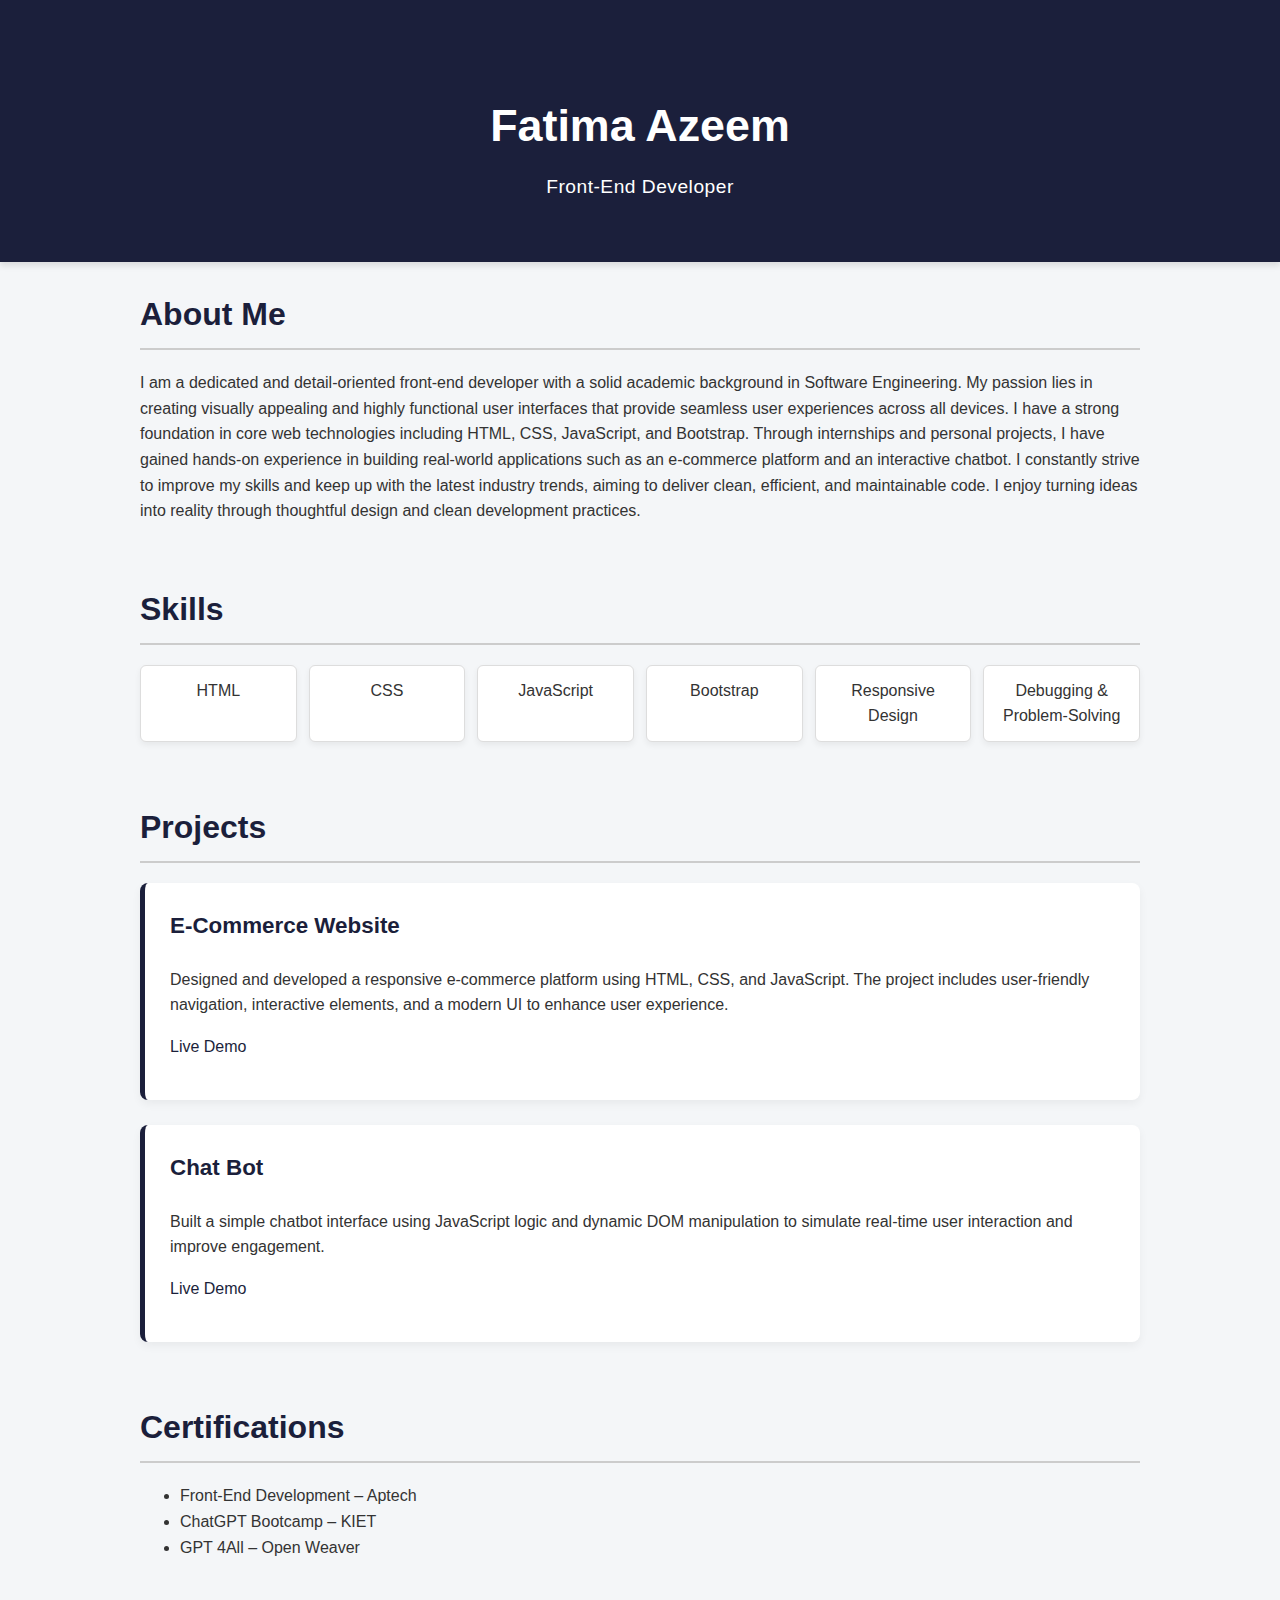
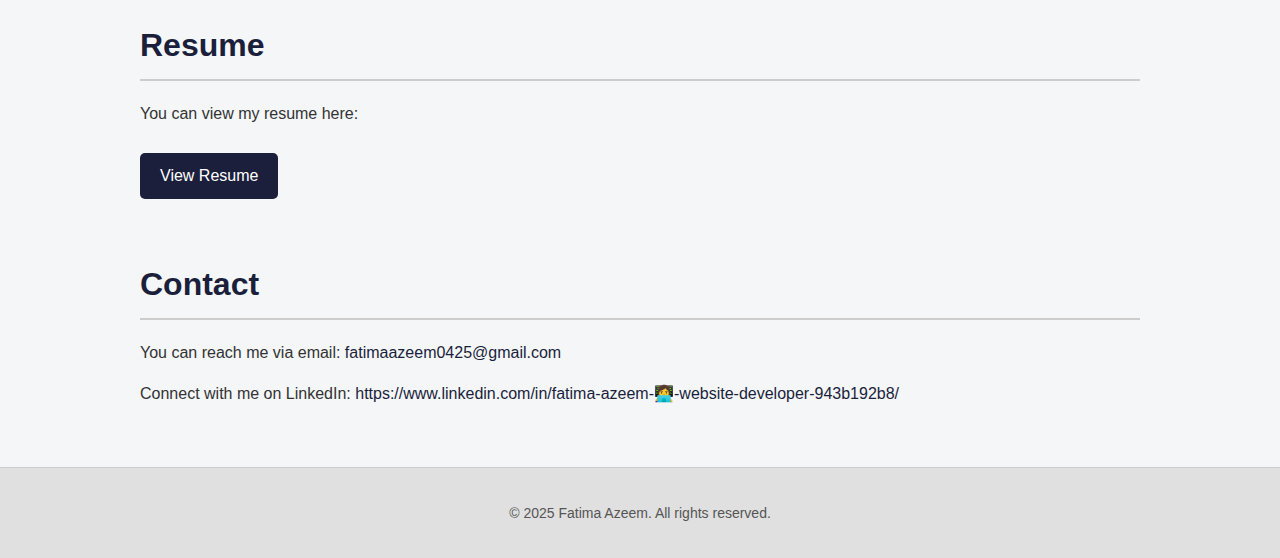
<file: index.html>
<!DOCTYPE html>
<html lang="en">
<head>
  <meta charset="UTF-8" />
  <meta name="viewport" content="width=device-width, initial-scale=1.0" />
  <title>Fatima Azeem | Portfolio</title>
  <link rel="stylesheet" href="style.css" />
</head>
<body>
  <header>
    <div class="container">
      <h1>Fatima Azeem</h1>
      <p>Front-End Developer</p>
    </div>
  </header>

  <main class="container">
    <section>
      <h2>About Me</h2>
      <p>I am a dedicated and detail-oriented front-end developer with a solid academic background in Software Engineering. My passion lies in creating visually appealing and highly functional user interfaces that provide seamless user experiences across all devices. I have a strong foundation in core web technologies including HTML, CSS, JavaScript, and Bootstrap. Through internships and personal projects, I have gained hands-on experience in building real-world applications such as an e-commerce platform and an interactive chatbot. I constantly strive to improve my skills and keep up with the latest industry trends, aiming to deliver clean, efficient, and maintainable code. I enjoy turning ideas into reality through thoughtful design and clean development practices.</p>
    </section>

    <section>
      <h2>Skills</h2>
      <ul class="skills-list">
        <li>HTML</li>
        <li>CSS</li>
        <li>JavaScript</li>
        <li>Bootstrap</li>
        <li>Responsive Design</li>
        <li>Debugging & Problem-Solving</li>
      </ul>
    </section>

    <section>
      <h2>Projects</h2>
      <div class="project">
        <h3>E-Commerce Website</h3>
        <p>Designed and developed a responsive e-commerce platform using HTML, CSS, and JavaScript. The project includes user-friendly navigation, interactive elements, and a modern UI to enhance user experience.</p>
        <p><a href="#" target="_blank">Live Demo</a></p>
      </div>
      <div class="project">
        <h3>Chat Bot</h3>
        <p>Built a simple chatbot interface using JavaScript logic and dynamic DOM manipulation to simulate real-time user interaction and improve engagement.</p>
        <p><a href="#" target="_blank">Live Demo</a></p>
      </div>
    </section>

    <section>
      <h2>Certifications</h2>
      <ul>
        <li>Front-End Development – Aptech</li>
        <li>ChatGPT Bootcamp – KIET</li>
        <li>GPT 4All – Open Weaver</li>
      </ul>
    </section>

    <section>
      <h2>Resume</h2>
      <p>You can view my resume here:</p>
      <a href="fatima_resume.html" class="btn">View Resume</a>
    </section>

    <section>
      <h2>Contact</h2>
      <p>You can reach me via email: <a class="contact-link" href="mailto:fatimaazeem0425@gmail.com">fatimaazeem0425@gmail.com</a></p>
      <p>Connect with me on LinkedIn: <a class="contact-link" href="https://www.linkedin.com/in/fatima-azeem-%F0%9F%91%A9%E2%80%8D%F0%9F%92%BB-website-developer-943b192b8/" target="_blank">https://www.linkedin.com/in/fatima-azeem-👩‍💻-website-developer-943b192b8/</a></p>
    </section>
  </main>

  <footer>
    <p>&copy; 2025 Fatima Azeem. All rights reserved.</p>
  </footer>
</body>
</html>
</file>
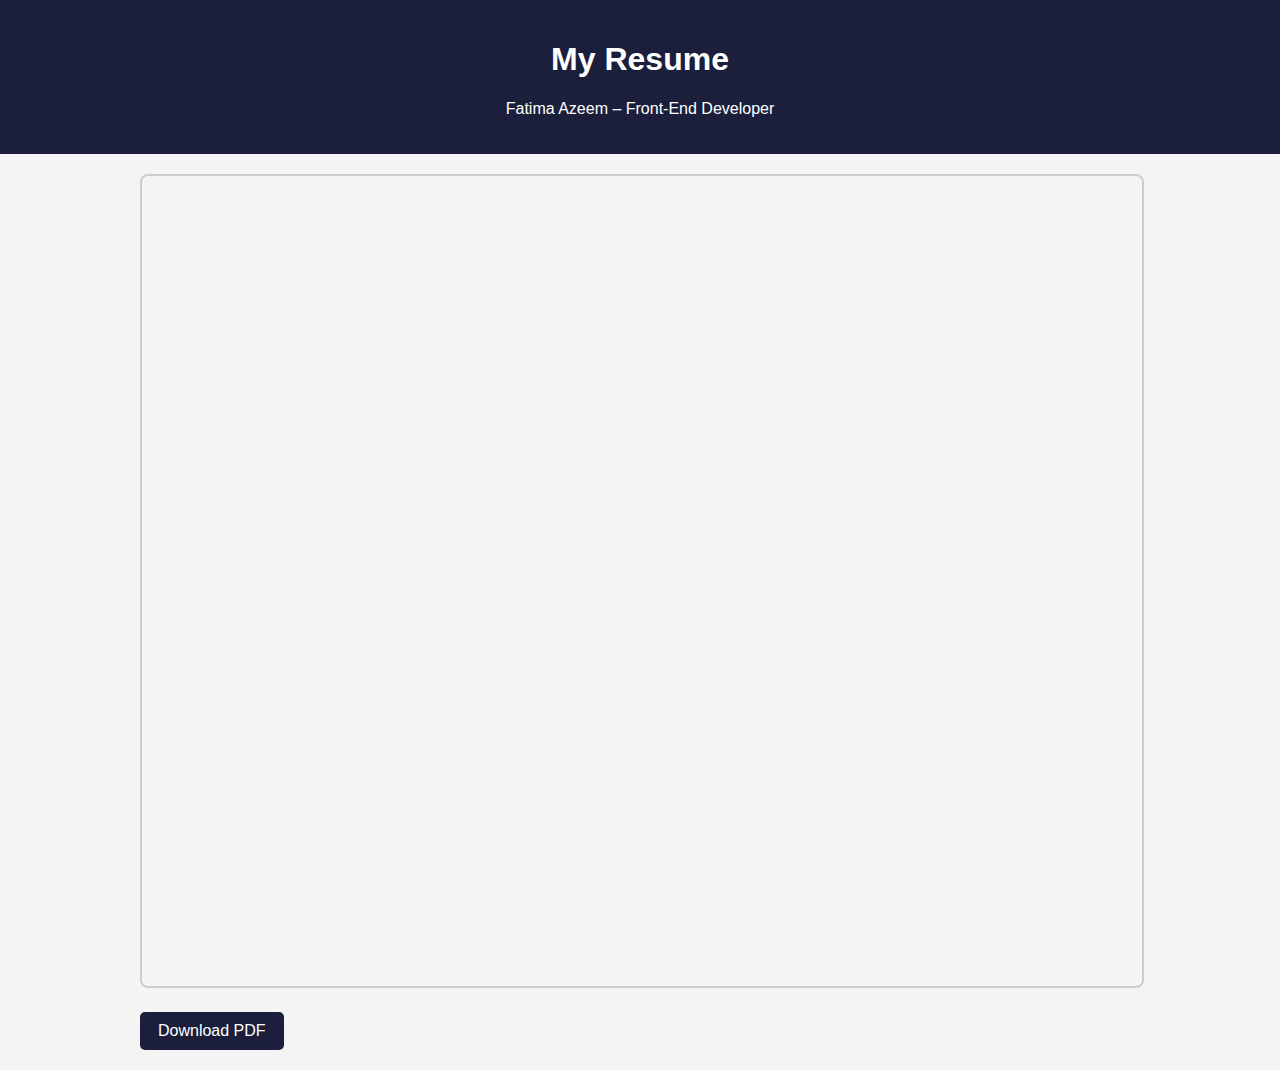
<file: fatima_resume.html>
<!DOCTYPE html>
<html lang="en">
<head>
  <meta charset="UTF-8" />
  <meta name="viewport" content="width=device-width, initial-scale=1.0" />
  <title>Resume | Fatima Azeem</title>
  <style>
    body {
      margin: 0;
      font-family: Arial, sans-serif;
      background-color: #f4f4f4;
    }

    header {
      background-color: #1b1f3b;
      color: white;
      text-align: center;
      padding: 20px;
    }

    main {
      padding: 20px;
      max-width: 1000px;
      margin: auto;
    }

    .pdf-viewer {
      width: 100%;
      height: 90vh;
      border: 2px solid #ccc;
      border-radius: 8px;
    }

    a.btn {
      display: inline-block;
      margin-top: 20px;
      padding: 10px 18px;
      background-color: #1b1f3b;
      color: white;
      text-decoration: none;
      border-radius: 5px;
    }
  </style>
</head>
<body>

  <header>
    <h1>My Resume</h1>
    <p>Fatima Azeem – Front-End Developer</p>
  </header>

  <main>
    <iframe class="pdf-viewer" src="resume updated.pdf"></iframe>
    <a href="resume updated.pdf" download class="btn">Download PDF</a>
  </main>

</body>
</html>
</file>
<file: style.css>
body {
  margin: 0;
  font-family: 'Segoe UI', Tahoma, Geneva, Verdana, sans-serif;
  background-color: #f4f6f8;
  color: #333;
  line-height: 1.6;
}

.container {
  max-width: 1000px;
  margin: 0 auto;
  padding: 0 20px;
}

header {
  background-color: #1b1f3b;
  color: white;
  padding: 60px 20px;
  text-align: center;
  box-shadow: 0 4px 6px rgba(0,0,0,0.1);
}

header h1 {
  font-size: 2.8rem;
  margin-bottom: 10px;
  font-weight: 600;
}

header p {
  font-size: 1.2rem;
  margin: 0;
  letter-spacing: 0.5px;
}

section {
  margin-bottom: 60px;
}

h2 {
  font-size: 2rem;
  margin-bottom: 20px;
  border-bottom: 2px solid #ccc;
  padding-bottom: 8px;
  color: #1b1f3b;
}

.skills-list {
  display: grid;
  grid-template-columns: repeat(auto-fit, minmax(150px, 1fr));
  gap: 12px;
  list-style: none;
  padding: 0;
}

.skills-list li {
  background-color: #fff;
  padding: 12px;
  border: 1px solid #ddd;
  border-radius: 6px;
  box-shadow: 0 3px 6px rgba(0,0,0,0.06);
  text-align: center;
  font-weight: 500;
}

.project {
  background: #ffffff;
  padding: 25px;
  border-left: 5px solid #1b1f3b;
  border-radius: 8px;
  box-shadow: 0 4px 10px rgba(0,0,0,0.05);
  margin-bottom: 25px;
}

.project h3 {
  margin-top: 0;
  color: #1b1f3b;
  font-size: 1.4rem;
}

.project a {
  text-decoration: none;
  color: #1b1f3b;
  font-weight: 500;
}

.contact-link {
  color: #1b1f3b;
  font-weight: 500;
  text-decoration: none;
}

.contact-link:hover {
  text-decoration: underline;
}

footer {
  text-align: center;
  background-color: #e0e0e0;
  padding: 20px;
  font-size: 14px;
  color: #555;
  border-top: 1px solid #ccc;
}

.btn {
  display: inline-block;
  background-color: #1b1f3b;
  color: #fff;
  padding: 10px 20px;
  text-decoration: none;
  border-radius: 5px;
  margin-top: 10px;
}
</file>
